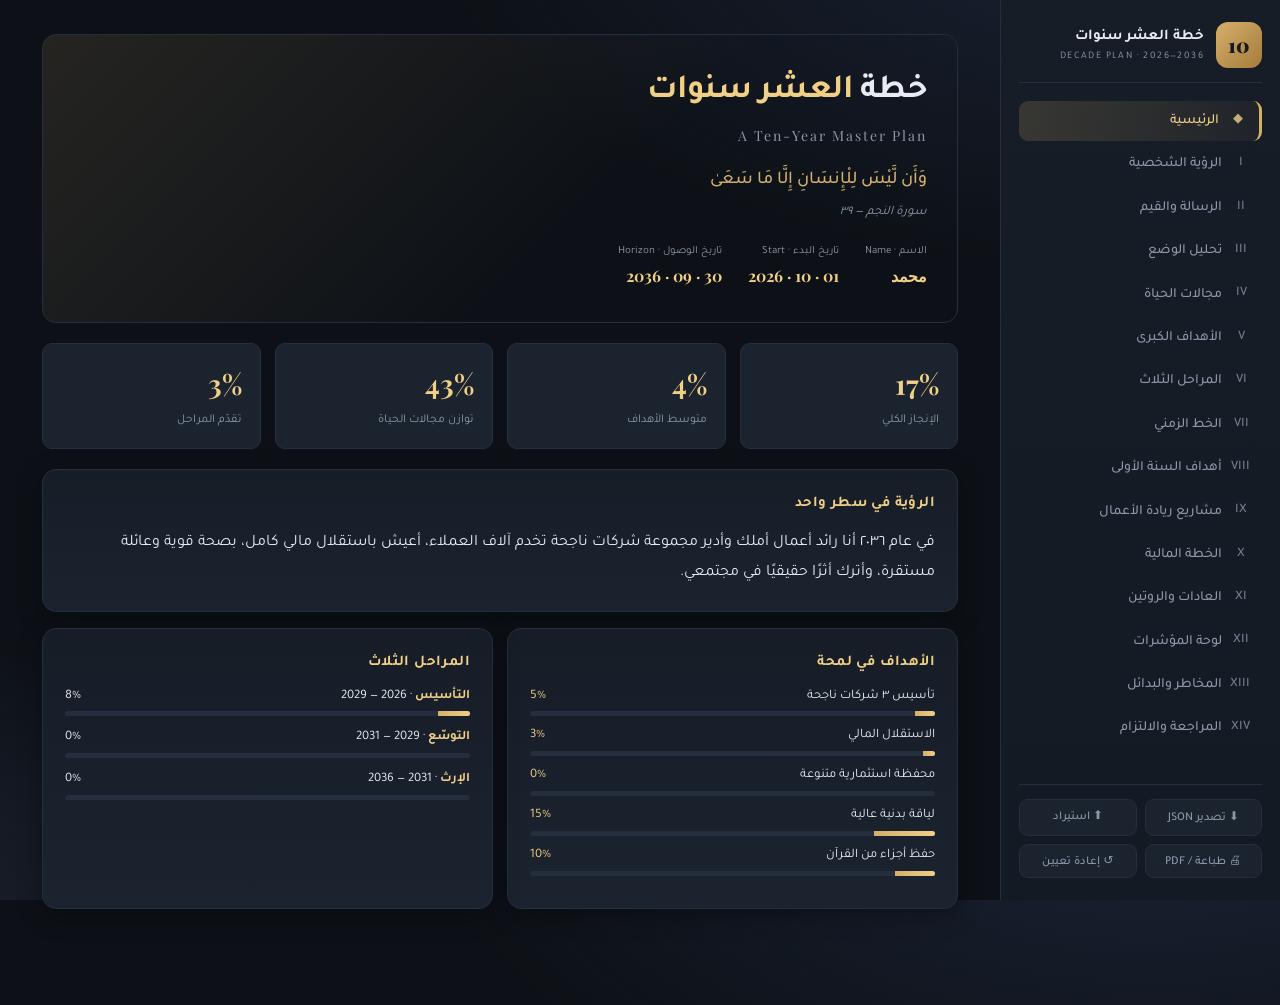
<file: index.html>
<!doctype html>
<html lang="ar" dir="rtl">
<head>
<meta charset="utf-8">
<meta name="viewport" content="width=device-width,initial-scale=1">
<title>خطة العشر سنوات</title>
<link rel="preconnect" href="https://fonts.googleapis.com">
<link rel="preconnect" href="https://fonts.gstatic.com" crossorigin>
<link href="https://fonts.googleapis.com/css2?family=Tajawal:wght@300;400;500;700;800;900&family=Playfair+Display:wght@500;700&display=swap" rel="stylesheet">
<link rel="stylesheet" href="style.css">
</head>
<body>

<button id="menuBtn" class="menu-btn" aria-label="القائمة">☰</button>

<aside class="sidebar" id="sidebar">
  <div class="brand">
    <div class="brand-mark">10</div>
    <div class="brand-text">
      <strong>خطة العشر سنوات</strong>
      <span>DECADE PLAN · 2026—2036</span>
    </div>
  </div>
  <nav id="nav"></nav>
  <div class="sidebar-foot">
    <button class="ghost" id="exportBtn">⬇ تصدير JSON</button>
    <label class="ghost file">
      ⬆ استيراد
      <input type="file" id="importInput" accept="application/json" hidden>
    </label>
    <button class="ghost" id="printBtn">🖨 طباعة / PDF</button>
    <button class="ghost danger" id="resetBtn">↺ إعادة تعيين</button>
  </div>
</aside>

<main id="view" class="view"></main>

<div id="toast" class="toast"></div>

<script src="data.js"></script>
<script src="app.js"></script>
</body>
</html>
</file>
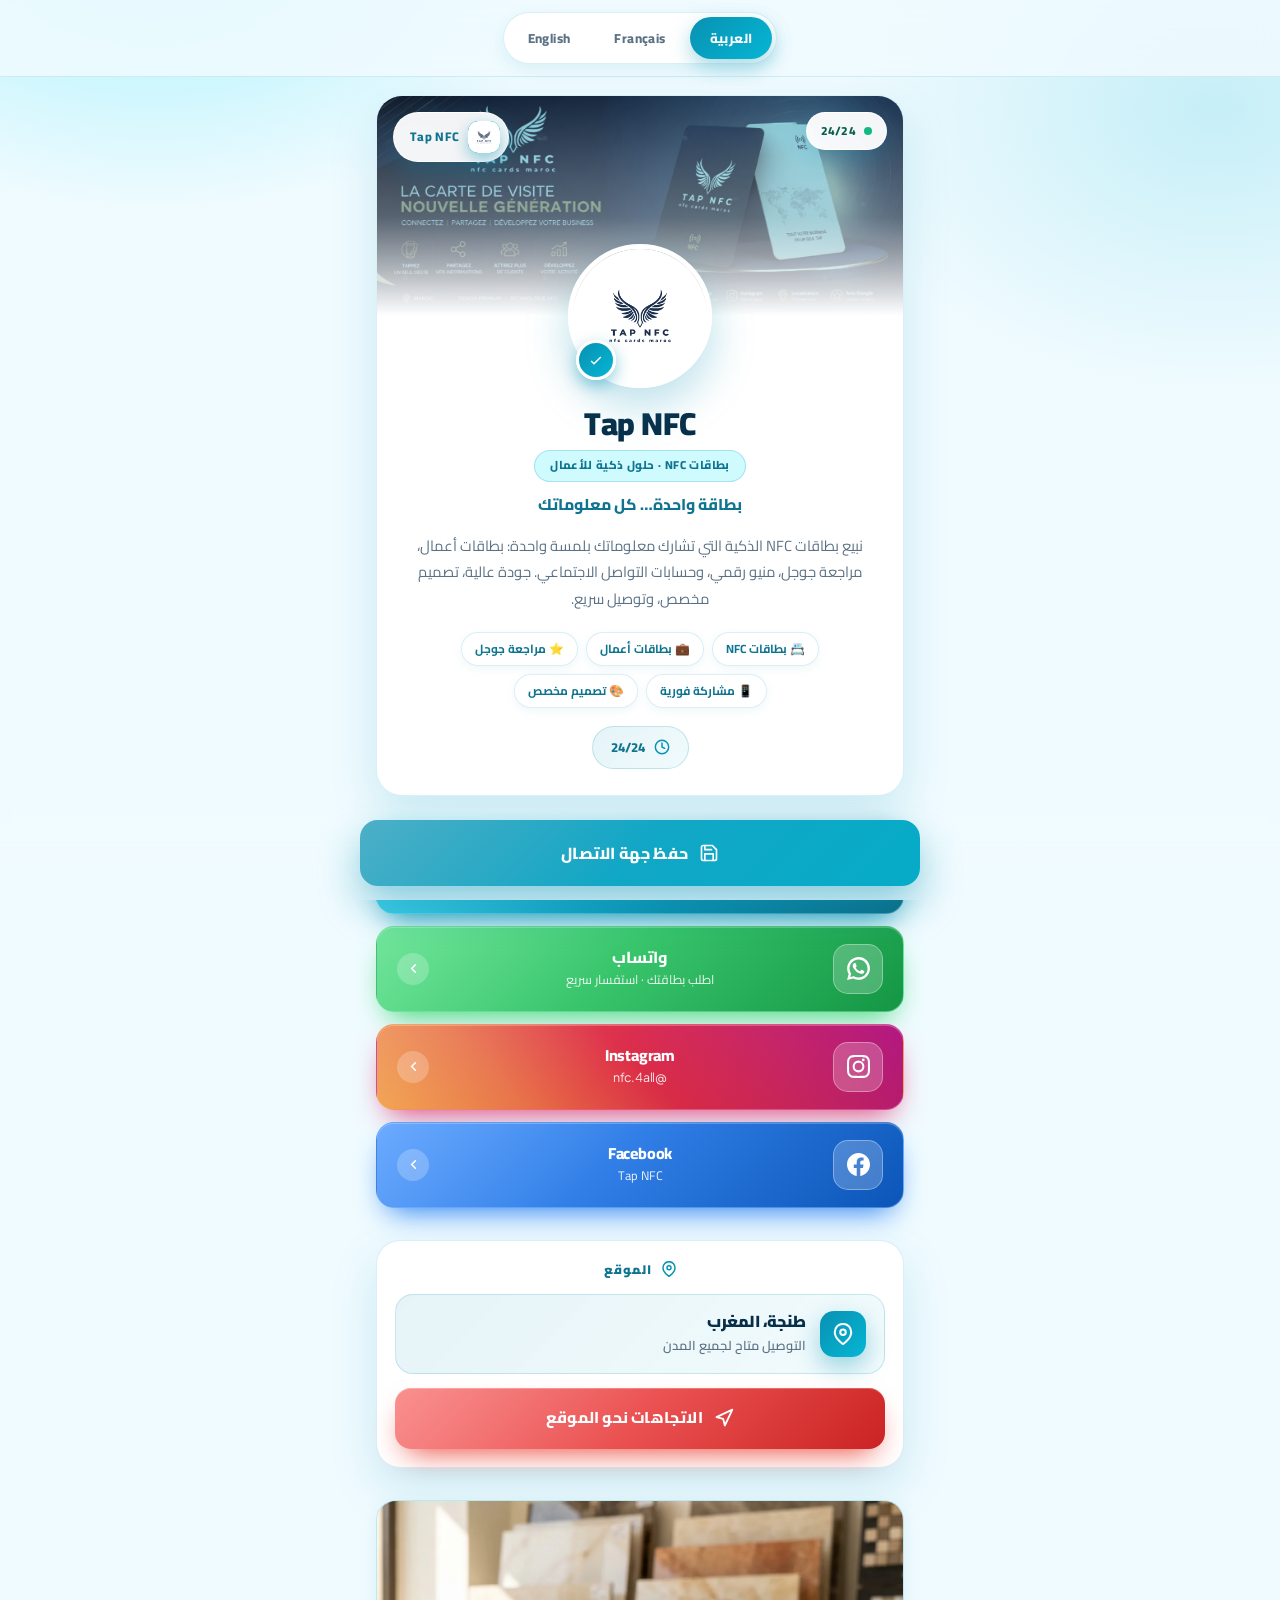
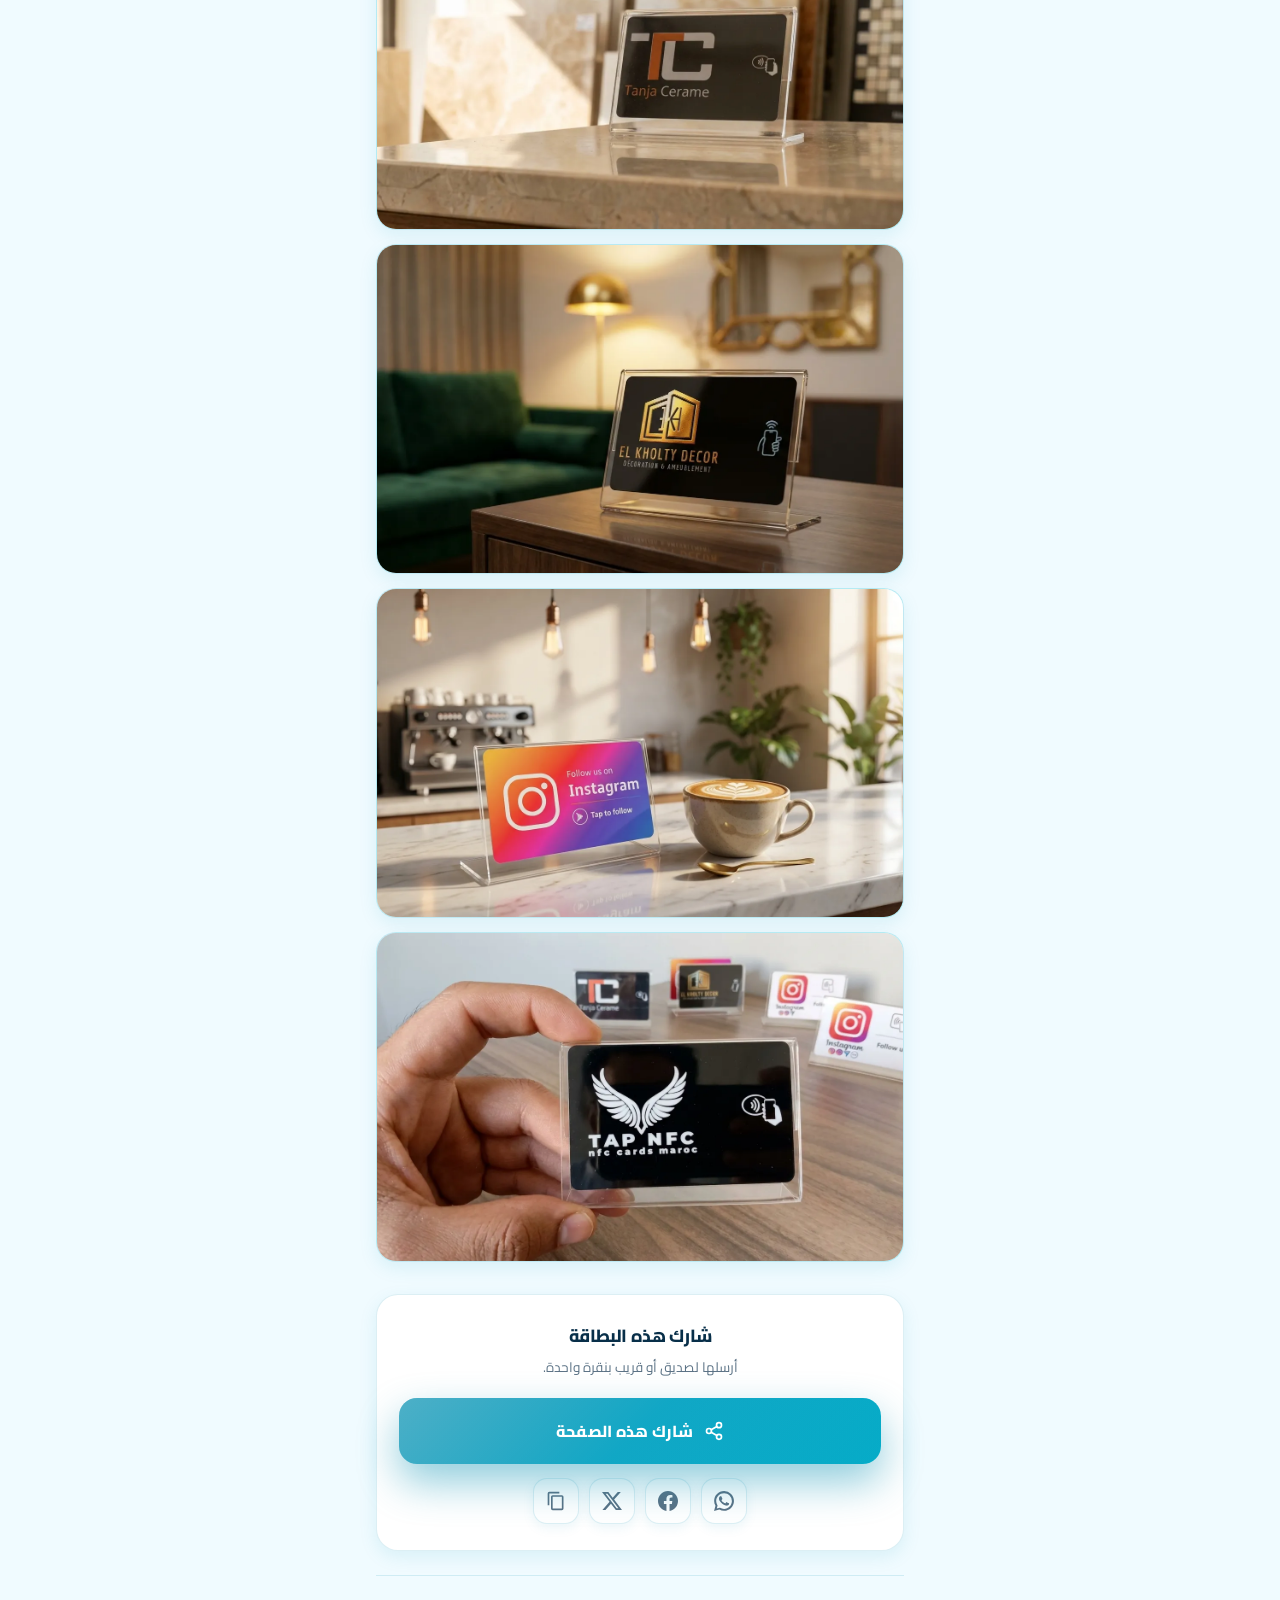
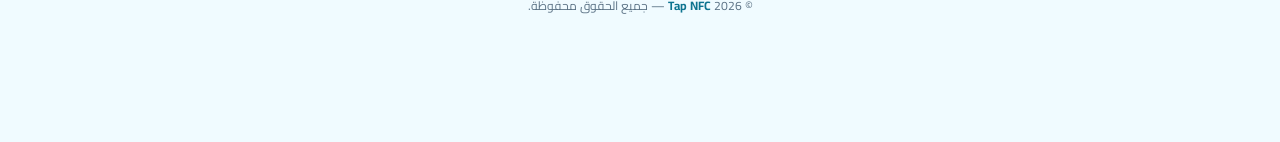
<file: 3.html>
<!DOCTYPE html>
<html lang="ar" dir="rtl">
<head>
<meta charset="UTF-8">
<meta name="viewport" content="width=device-width, initial-scale=1.0">
<title>Tap NFC — بطاقات NFC ذكية | Tanger</title>
<meta name="description" content="Tap NFC — بطاقات NFC ذكية تشارك معلوماتك بلمسة واحدة. بطاقات أعمال، مراجعة جوجل، منيو رقمي. طنجة، المغرب.">
<link rel="preconnect" href="https://fonts.googleapis.com">
<link rel="preconnect" href="https://fonts.gstatic.com" crossorigin>
<link href="https://fonts.googleapis.com/css2?family=Cairo:wght@400;600;700;800;900&family=Plus+Jakarta+Sans:wght@400;500;600;700;800;900&display=swap" rel="stylesheet">
<style>
/* ============================================================
   1. RESET
   ============================================================ */
*{margin:0;padding:0;box-sizing:border-box}

/* ============================================================
   2. NFC BRAND THEME
   ============================================================ */
:root{
  --brand:        #0891b2;
  --brand-dark:   #0e7490;
  --brand-light:  #67e8f9;
  --brand-soft:   #cffafe;
  --accent:       #06b6d4;

  --bg:           #f0fbff;
  --card-solid:   #ffffff;
  --card:         #ffffff;
  --border:       rgba(8,145,178,.14);

  --text:         #082f49;
  --muted:        #5b7285;

  --shadow-sm:    0 6px 18px rgba(8,145,178,.10);
  --shadow:       0 20px 48px rgba(8,145,178,.16);
  --shadow-lg:    0 30px 70px rgba(8,145,178,.22);

  --radius:       26px;
  --safe-bottom:  96px;
}

html{scroll-behavior:smooth;-webkit-text-size-adjust:100%}

body{
  font-family:'Cairo','Plus Jakarta Sans',-apple-system,BlinkMacSystemFont,'Segoe UI',Roboto,sans-serif;
  background:var(--bg);
  background-image:
    radial-gradient(700px 460px at 12% -8%, rgba(103,232,249,.55), transparent 62%),
    radial-gradient(620px 460px at 95% 12%, rgba(6,182,212,.18), transparent 62%);
  background-attachment:fixed;
  color:var(--text);
  line-height:1.7;
  min-height:100vh;
  overflow-x:hidden;
  padding-bottom:var(--safe-bottom);
}
html[dir="ltr"] body{font-family:'Plus Jakarta Sans','Cairo',sans-serif}

img{display:block;max-width:100%}
a{color:inherit;text-decoration:none}
button{font-family:inherit;cursor:pointer;border:none;background:none;color:inherit}
a,button{-webkit-tap-highlight-color:transparent}

.latin{font-family:'Plus Jakarta Sans',sans-serif;letter-spacing:-.2px}

/* ============================================================
   3. LANGUAGE SWITCHER
   ============================================================ */
.lang-bar{
  position:sticky;top:0;z-index:200;
  display:flex;justify-content:center;
  padding:12px 16px;
  background:rgba(240,251,255,.85);
  backdrop-filter:blur(16px);
  -webkit-backdrop-filter:blur(16px);
  border-bottom:1px solid var(--border);
}
.lang-switch{
  display:inline-flex;gap:4px;padding:4px;
  border-radius:99px;
  background:#fff;
  border:1px solid var(--border);
  box-shadow:var(--shadow-sm);
}
.lang-switch button{
  padding:9px 20px;border-radius:99px;
  font-size:.82rem;font-weight:800;letter-spacing:.4px;
  color:var(--muted);
  transition:background .25s,color .25s,box-shadow .25s;
  user-select:none;
}
.lang-switch button:hover{color:var(--brand-dark)}
.lang-switch button.active{
  background:linear-gradient(135deg,var(--brand),var(--accent));
  color:#fff;
  box-shadow:0 8px 20px rgba(8,145,178,.35);
}

/* ============================================================
   4. PAGE
   ============================================================ */
.page{
  width:min(560px,100%);
  margin:0 auto;
  padding:18px 16px 30px;
}

/* ============================================================
   5. HERO
   ============================================================ */
.hero{
  position:relative;
  border-radius:var(--radius);
  overflow:hidden;
  border:1px solid var(--border);
  box-shadow:var(--shadow);
  background:var(--card-solid);
  animation:floatIn .9s cubic-bezier(.22,1,.36,1) both;
}
@keyframes floatIn{
  from{opacity:0;transform:translateY(38px) scale(.97)}
  to{opacity:1;transform:none}
}

/* Cover — gradient fallback baked in.
   When cover.png is available, JS adds class "has-cover" */
.cover{
  position:relative;
  height:220px;
  background:
    linear-gradient(135deg, rgba(8,145,178,.92), rgba(6,182,212,.72)),
    linear-gradient(120deg, #0e7490 0%, #0891b2 45%, #06b6d4 100%);
  background-blend-mode:multiply;
  overflow:hidden;
}
.cover::before{
  content:'';
  position:absolute;inset:0;
  background-image:
    radial-gradient(circle at 20% 30%, rgba(255,255,255,.18) 0 2px, transparent 3px),
    radial-gradient(circle at 70% 60%, rgba(255,255,255,.14) 0 2px, transparent 3px),
    radial-gradient(circle at 45% 80%, rgba(255,255,255,.10) 0 2px, transparent 3px);
  background-size: 140px 140px, 180px 180px, 220px 220px;
  opacity:.9;
  pointer-events:none;
}
.cover.has-cover{
  background:
    linear-gradient(135deg, rgba(8,145,178,.55), rgba(6,182,212,.42)),
    url('cover.png') center/cover,
    linear-gradient(120deg, #0e7490 0%, #0891b2 45%, #06b6d4 100%);
  background-blend-mode:multiply, normal, normal;
}
.cover.has-cover::before{opacity:.35}
.cover::after{
  content:'';position:absolute;inset:0;
  background:linear-gradient(180deg,
    rgba(240,251,255,.05) 0%,
    rgba(240,251,255,.35) 55%,
    rgba(255,255,255,1) 100%);
}

/* Store logo */
.store-logo{
  position:absolute;top:16px;inset-inline-end:16px;z-index:3;
  display:flex;align-items:center;gap:9px;
  padding:8px 16px 8px 8px;border-radius:99px;
  background:rgba(255,255,255,.95);
  backdrop-filter:blur(12px);-webkit-backdrop-filter:blur(12px);
  border:1px solid rgba(255,255,255,.9);
  font-size:.78rem;font-weight:800;letter-spacing:.3px;
  color:var(--brand-dark);
  box-shadow:0 10px 26px rgba(8,145,178,.25);
}
html[dir="ltr"] .store-logo{padding:8px 16px 8px 8px}
html[dir="rtl"] .store-logo{padding:8px 8px 8px 16px}
.store-logo .mark{
  width:32px;height:32px;flex:none;border-radius:10px;
  display:grid;place-items:center;
  background:linear-gradient(135deg,var(--brand),var(--accent));
  color:#fff;
  box-shadow:0 6px 16px rgba(8,145,178,.45);
  overflow:hidden;
}
.store-logo .mark img{width:100%;height:100%;object-fit:cover;border-radius:10px}
.store-logo .mark svg{
  width:18px;height:18px;
  fill:none;stroke:#fff;stroke-width:2.2;
  stroke-linecap:round;stroke-linejoin:round;
}

/* Status */
.status{
  position:absolute;top:16px;inset-inline-start:16px;z-index:3;
  display:inline-flex;align-items:center;gap:8px;
  padding:8px 14px;border-radius:99px;
  background:rgba(255,255,255,.95);
  backdrop-filter:blur(12px);-webkit-backdrop-filter:blur(12px);
  border:1px solid rgba(255,255,255,.9);
  font-size:.74rem;font-weight:800;letter-spacing:.3px;
  color:#065f46;
  box-shadow:0 10px 26px rgba(8,145,178,.20);
}
.status .pulse{
  width:8px;height:8px;border-radius:50%;background:#10b981;
  box-shadow:0 0 0 0 rgba(16,185,129,.7);
  animation:pulse 2s infinite;
}
@keyframes pulse{
  0%{box-shadow:0 0 0 0 rgba(16,185,129,.7)}
  70%{box-shadow:0 0 0 12px rgba(16,185,129,0)}
  100%{box-shadow:0 0 0 0 rgba(16,185,129,0)}
}

/* Profile */
.profile{
  position:relative;margin-top:-72px;
  padding:0 22px 26px;z-index:4;text-align:center;
}
.avatar-wrap{
  position:relative;width:144px;height:144px;
  margin:0 auto 16px;
}
.avatar{
  width:100%;height:100%;border-radius:50%;object-fit:cover;
  border:5px solid #fff;
  box-shadow:0 18px 44px rgba(8,145,178,.28);
  background:linear-gradient(135deg,var(--brand),var(--accent));
}
.avatar-wrap.fallback .avatar{display:none}
.avatar-wrap.fallback .avatar-fallback{display:grid}
.avatar-fallback{
  display:none;
  width:100%;height:100%;border-radius:50%;
  place-items:center;
  border:5px solid #fff;
  background:linear-gradient(135deg,var(--brand),var(--accent));
  box-shadow:0 18px 44px rgba(8,145,178,.28);
  color:#fff;
}
.avatar-fallback svg{
  width:64px;height:64px;
  fill:none;stroke:#fff;stroke-width:1.8;
  stroke-linecap:round;stroke-linejoin:round;
}

/* Verified check */
.avatar-wrap::after{
  content:'';
  position:absolute;bottom:8px;inset-inline-end:8px;
  width:34px;height:34px;border-radius:50%;
  background:
    url("data:image/svg+xml;utf8,<svg xmlns='http://www.w3.org/2000/svg' viewBox='0 0 24 24' fill='white'><path d='M9 16.2l-3.5-3.5L4 14.2 9 19.2 20 8.2l-1.5-1.5z'/></svg>") center/16px no-repeat,
    linear-gradient(135deg,var(--brand),var(--accent));
  border:3px solid #fff;
  box-shadow:0 6px 16px rgba(8,145,178,.45);
  z-index:2;
}

.name{
  font-size:clamp(1.55rem,5vw,2rem);
  font-weight:900;
  letter-spacing:-.5px;
  line-height:1.2;
  color:var(--text);
}
.title{
  display:inline-block;margin-top:8px;
  padding:5px 15px;border-radius:99px;
  font-size:.72rem;font-weight:800;letter-spacing:.4px;
  color:var(--brand-dark);
  background:var(--brand-soft);
  border:1px solid rgba(8,145,178,.22);
  text-align:center;
}
.clinic{
  font-size:.98rem;font-weight:800;
  color:var(--brand-dark);margin-top:10px;
}
.tagline{
  color:var(--muted);font-size:.92rem;max-width:480px;
  margin:14px auto 0;
  line-height:1.8;
}

.specialties{
  display:flex;flex-wrap:wrap;justify-content:center;gap:8px;
  margin-top:20px;
}
.specialties span{
  font-size:.74rem;font-weight:700;
  padding:6px 13px;border-radius:99px;
  background:#fff;border:1px solid var(--border);
  color:var(--brand-dark);
  box-shadow:0 3px 10px rgba(8,145,178,.07);
}

.hours-box{
  display:inline-flex;align-items:center;gap:9px;
  margin-top:18px;
  padding:9px 18px;
  border-radius:99px;
  background:linear-gradient(135deg,rgba(8,145,178,.10),rgba(6,182,212,.06));
  border:1px solid rgba(8,145,178,.20);
  font-size:.82rem;font-weight:800;
  color:var(--brand-dark);
}
.hours-box svg{
  width:16px;height:16px;flex:none;
  fill:none;stroke:var(--brand);stroke-width:2.2;
  stroke-linecap:round;stroke-linejoin:round;
}

/* ============================================================
   6. ACTION BUTTONS
   ============================================================ */
.action-list{
  display:flex;flex-direction:column;gap:12px;margin-top:32px;
}

.action-btn{
  position:relative;
  display:flex;align-items:center;justify-content:space-between;
  width:100%;padding:17px 20px;border-radius:18px;
  background:var(--brand-bg, var(--brand));
  color:#fff;
  border:1px solid rgba(255,255,255,.22);
  overflow:hidden;isolation:isolate;user-select:none;
  min-height:84px;
  box-shadow:
    0 14px 30px -12px var(--brand-glow, var(--brand)),
    inset 0 1px 0 rgba(255,255,255,.25);
  transition:transform .35s cubic-bezier(.22,1,.36,1),
             box-shadow .35s ease,
             filter .3s ease;
}
.action-btn::before{
  content:'';position:absolute;inset:0;
  background:linear-gradient(135deg,
    rgba(255,255,255,.22) 0%,
    rgba(255,255,255,.03) 45%,
    rgba(0,0,0,.08) 100%);
  z-index:1;pointer-events:none;
}
.action-btn:hover{
  transform:translateY(-6px) scale(1.015);
  box-shadow:
    0 26px 50px -12px var(--brand-glow, var(--brand)),
    0 0 46px -8px var(--brand-glow, var(--brand)),
    inset 0 1px 0 rgba(255,255,255,.32);
  filter:brightness(1.07);
}
.action-btn:hover .ico{transform:scale(1.12) rotate(-6deg)}
.action-btn:hover .arrow{
  transform:translateX(5px) scale(1.1);
  background:rgba(255,255,255,.34);
}
html[dir="rtl"] .action-btn:hover .arrow{
  transform:translateX(-5px) scale(1.1);
}
.action-btn:hover .txt b{text-shadow:0 0 18px rgba(255,255,255,.75)}

.action-btn.pressed{animation:pressPop .42s cubic-bezier(.34,1.56,.64,1)}
@keyframes pressPop{
  0%{transform:scale(.96)}
  55%{transform:scale(1.025)}
  100%{transform:scale(1)}
}
.action-btn.pressed .ico{animation:iconPop .45s cubic-bezier(.34,1.56,.64,1)}
@keyframes iconPop{
  0%{transform:scale(.82)}
  60%{transform:scale(1.16)}
  100%{transform:scale(1)}
}

.ripple{
  position:absolute;border-radius:50%;
  background:radial-gradient(circle,
    rgba(255,255,255,.7) 0%,
    rgba(255,255,255,.22) 40%,
    rgba(255,255,255,0) 70%);
  transform:scale(0);
  animation:rippleGrow .65s cubic-bezier(.22,1,.36,1) forwards;
  pointer-events:none;z-index:2;
}
@keyframes rippleGrow{to{transform:scale(2.6);opacity:0}}

.action-btn .ico{
  position:relative;z-index:3;
  width:50px;height:50px;flex:none;border-radius:15px;
  display:grid;place-items:center;
  background:rgba(255,255,255,.22);
  border:1px solid rgba(255,255,255,.34);
  backdrop-filter:blur(6px);-webkit-backdrop-filter:blur(6px);
  color:#fff;
  transition:transform .4s cubic-bezier(.34,1.56,.64,1);
}
.action-btn .ico svg{width:23px;height:23px;fill:#fff}
.action-btn .ico svg[data-stroke]{
  fill:none;stroke:#fff;stroke-width:2;
  stroke-linecap:round;stroke-linejoin:round;
}

.action-btn .txt{
  position:absolute;left:50%;top:50%;
  transform:translate(-50%,-50%);
  z-index:3;text-align:center;
  max-width:calc(100% - 150px);
  pointer-events:none;
}
.action-btn .txt b{
  display:block;font-size:1rem;font-weight:800;
  letter-spacing:-.2px;line-height:1.25;color:#fff;
  white-space:nowrap;
  transition:text-shadow .3s;
}
.action-btn .txt span{
  display:block;font-size:.78rem;
  color:rgba(255,255,255,.9);
  white-space:nowrap;overflow:hidden;
  text-overflow:ellipsis;margin-top:2px;
}

.action-btn .arrow{
  position:relative;z-index:3;flex:none;
  width:32px;height:32px;
  display:grid;place-items:center;border-radius:50%;
  background:rgba(255,255,255,.22);
  color:#fff;
  transition:background .3s,transform .35s cubic-bezier(.22,1,.36,1);
}
html[dir="rtl"] .action-btn .arrow svg{transform:scaleX(-1)}
.action-btn .arrow svg{
  width:15px;height:15px;
  fill:none;stroke:currentColor;
  stroke-width:2.6;stroke-linecap:round;stroke-linejoin:round;
}

/* ============================================================
   7. BRAND COLOURS
   ============================================================ */
.b-tel{
  --brand:#0891b2;--brand-glow:#0891b2;
  --brand-bg:linear-gradient(135deg,#22d3ee 0%,#0891b2 60%,#0e7490 100%);
}
.b-wa{
  --brand:#25d366;--brand-glow:#25d366;
  --brand-bg:linear-gradient(135deg,#4ade80 0%,#16a34a 100%);
}
.b-ig{
  --brand:#e1306c;--brand-glow:#e1306c;
  --brand-bg:linear-gradient(45deg,
    #f09433 0%,#e6683c 25%,#dc2743 50%,#cc2366 75%,#bc1888 100%);
}
.b-fb{
  --brand:#1877f2;--brand-glow:#1877f2;
  --brand-bg:linear-gradient(135deg,#4293ff 0%,#0c5dc7 100%);
}
.b-maps{
  --brand:#ea4335;--brand-glow:#ea4335;
  --brand-bg:linear-gradient(135deg,#f87171 0%,#dc2626 100%);
}

/* ============================================================
   8. LOCATION BLOCK
   ============================================================ */
.location-block{
  margin-top:32px;
  padding:18px;
  border-radius:24px;
  background:#fff;
  border:1px solid var(--border);
  box-shadow:var(--shadow);
}

.location-title{
  display:flex;
  align-items:center;
  justify-content:center;
  gap:9px;
  font-size:.78rem;
  font-weight:900;
  letter-spacing:2px;
  text-transform:uppercase;
  color:var(--brand-dark);
  margin-bottom:14px;
}
html[dir="rtl"] .location-title{letter-spacing:1px}
.location-title svg{
  width:16px;height:16px;
  fill:none;stroke:var(--brand);
  stroke-width:2.2;
  stroke-linecap:round;stroke-linejoin:round;
}

.loc-card{
  display:flex;align-items:center;gap:14px;
  padding:16px 18px;border-radius:18px;
  background:linear-gradient(135deg,rgba(8,145,178,.10),rgba(6,182,212,.05));
  border:1px solid rgba(8,145,178,.18);
}
.loc-card .pin{
  width:46px;height:46px;flex:none;border-radius:14px;
  display:grid;place-items:center;
  background:linear-gradient(135deg,var(--brand),var(--accent));
  box-shadow:0 10px 24px rgba(8,145,178,.38);
}
.loc-card .pin svg{
  width:22px;height:22px;
  fill:none;stroke:#fff;stroke-width:2.2;
  stroke-linecap:round;stroke-linejoin:round;
}
.loc-card b{
  display:block;font-size:1rem;font-weight:900;
  color:var(--text);line-height:1.3;
}
.loc-card small{
  display:block;font-size:.8rem;font-weight:600;
  color:var(--muted);margin-top:3px;
}

.btn-maps{
  position:relative;
  display:flex;align-items:center;justify-content:center;gap:11px;
  width:100%;
  margin-top:14px;
  padding:17px 24px;
  border-radius:16px;
  font-size:.98rem;font-weight:800;letter-spacing:.2px;
  color:#fff;
  background:linear-gradient(135deg,#f87171 0%,#dc2626 100%);
  box-shadow:
    0 14px 30px -12px #ea4335,
    inset 0 1px 0 rgba(255,255,255,.25);
  overflow:hidden;isolation:isolate;user-select:none;
  transition:transform .35s cubic-bezier(.22,1,.36,1),
             box-shadow .35s ease,
             filter .25s ease;
}
.btn-maps::before{
  content:'';position:absolute;inset:0;
  background:linear-gradient(135deg,
    rgba(255,255,255,.22) 0%,
    rgba(255,255,255,.03) 50%,
    rgba(0,0,0,.08) 100%);
  z-index:1;pointer-events:none;
}
.btn-maps:hover{
  transform:translateY(-4px) scale(1.015);
  box-shadow:
    0 24px 50px -12px #ea4335,
    0 0 44px -8px #ea4335,
    inset 0 1px 0 rgba(255,255,255,.32);
  filter:brightness(1.07);
}
.btn-maps.pressed{animation:pressPop .42s cubic-bezier(.34,1.56,.64,1)}
.btn-maps.pressed svg{animation:iconPop .45s cubic-bezier(.34,1.56,.64,1)}
.btn-maps svg{
  width:20px;height:20px;
  fill:none;stroke:#fff;stroke-width:2.2;
  stroke-linecap:round;stroke-linejoin:round;
  position:relative;z-index:2;
}
.btn-maps span{position:relative;z-index:2}

/* ============================================================
   9. GALLERY
   ============================================================ */
.gallery{
  display:flex;flex-direction:column;gap:14px;margin-top:32px;
}
.gallery a{
  position:relative;display:block;width:100%;
  aspect-ratio:16/10;
  border-radius:20px;overflow:hidden;
  border:1px solid var(--border);
  background:linear-gradient(135deg,#e0f7fd,#cffafe);
  box-shadow:var(--shadow-sm);
  transition:transform .45s cubic-bezier(.22,1,.36,1),
             box-shadow .45s ease,
             border-color .3s ease;
}
.gallery a:hover{
  transform:translateY(-6px) scale(1.012);
  border-color:var(--brand);
  box-shadow:
    0 24px 48px -12px rgba(8,145,178,.42),
    0 0 0 1px rgba(8,145,178,.35);
}
.gallery img{
  width:100%;height:100%;object-fit:cover;
  transition:transform .7s cubic-bezier(.22,1,.36,1),
             filter .4s ease;
}
.gallery a:hover img{
  transform:scale(1.06);
  filter:brightness(1.06) saturate(1.08);
}
.gallery a::after{
  content:attr(data-label);
  position:absolute;inset-inline-start:14px;bottom:14px;z-index:2;
  padding:6px 14px;border-radius:99px;
  font-size:.72rem;font-weight:800;letter-spacing:.5px;
  color:#fff;
  background:linear-gradient(135deg,var(--brand),var(--accent));
  backdrop-filter:blur(10px);-webkit-backdrop-filter:blur(10px);
  border:1px solid rgba(255,255,255,.28);
  opacity:0;transform:translateY(8px);
  transition:opacity .35s ease, transform .35s ease;
}
.gallery a:hover::after{opacity:1;transform:translateY(0)}

/* ============================================================
   10. SHARE SECTION
   ============================================================ */
.share-section{
  margin-top:32px;
  padding:26px 22px;
  border-radius:22px;
  background:#fff;
  border:1px solid var(--border);
  box-shadow:var(--shadow-sm);
  text-align:center;
}
.share-section h3{
  font-size:1.1rem;
  font-weight:800;
  color:var(--text);
  margin-bottom:6px;
  letter-spacing:-.2px;
}
.share-section p{
  font-size:.85rem;
  color:var(--muted);
  margin-bottom:18px;
}

.btn-share{
  position:relative;
  display:flex;align-items:center;justify-content:center;gap:11px;
  width:100%;padding:18px 24px;border-radius:18px;
  font-size:1rem;font-weight:800;letter-spacing:.3px;
  color:#fff;
  background:linear-gradient(135deg,var(--brand),var(--accent));
  box-shadow:0 18px 40px rgba(8,145,178,.45);
  overflow:hidden;isolation:isolate;user-select:none;
  transition:transform .35s cubic-bezier(.22,1,.36,1),
             box-shadow .3s ease,
             filter .25s ease;
}
.btn-share::before{
  content:'';position:absolute;inset:0;
  background:linear-gradient(135deg,
    rgba(255,255,255,.28) 0%,
    rgba(255,255,255,.04) 50%,
    rgba(0,0,0,.06) 100%);
  z-index:1;pointer-events:none;
}
.btn-share:hover{
  transform:translateY(-4px) scale(1.01);
  box-shadow:0 26px 56px rgba(8,145,178,.60);
  filter:brightness(1.06);
}
.btn-share.pressed{animation:pressPop .42s cubic-bezier(.34,1.56,.64,1)}
.btn-share.pressed svg{animation:iconPop .45s cubic-bezier(.34,1.56,.64,1)}

.btn-share svg{
  width:20px;height:20px;fill:none;stroke:#fff;
  stroke-width:2;stroke-linecap:round;stroke-linejoin:round;
  position:relative;z-index:2;
}
.btn-share span{position:relative;z-index:2}

.share-row{
  display:flex;justify-content:center;gap:10px;
  margin-top:14px;flex-wrap:wrap;
}
.share-row button{
  width:46px;height:46px;border-radius:14px;
  display:grid;place-items:center;
  background:#fff;border:1px solid var(--border);
  color:var(--muted);
  transition:transform .3s cubic-bezier(.22,1,.36,1),
             border-color .3s,background .3s,color .3s;
  box-shadow:0 4px 12px rgba(8,145,178,.08);
}
.share-row button:hover{
  transform:translateY(-4px) scale(1.08);
  color:#fff;
}
.share-row button svg{width:20px;height:20px;fill:currentColor}
.share-row .sh-wa:hover{background:#25d366;border-color:#25d366}
.share-row .sh-fb:hover{background:#1877f2;border-color:#1877f2}
.share-row .sh-x:hover{background:#0f172a;border-color:#0f172a}
.share-row .sh-copy:hover{background:var(--brand);border-color:var(--brand)}

/* ============================================================
   11. FIXED SAVE BUTTON
   ============================================================ */
.save-dock{
  position:fixed;inset-inline:0;bottom:0;z-index:300;
  padding:14px 16px calc(14px + env(safe-area-inset-bottom));
  background:linear-gradient(180deg,
    rgba(240,251,255,0) 0%,
    rgba(240,251,255,.92) 30%,
    #f0fbff 100%);
  backdrop-filter:blur(10px);
  -webkit-backdrop-filter:blur(10px);
  pointer-events:none;
}
.save-dock .inner{
  width:min(560px,100%);
  margin:0 auto;pointer-events:auto;
}

.btn-save{
  position:relative;
  display:flex;align-items:center;justify-content:center;gap:11px;
  width:100%;padding:18px 24px;border-radius:18px;
  font-size:1rem;font-weight:800;letter-spacing:.3px;
  color:#fff;
  background:linear-gradient(135deg,var(--brand),var(--accent));
  box-shadow:0 18px 40px rgba(8,145,178,.45);
  overflow:hidden;isolation:isolate;user-select:none;
  transition:transform .35s cubic-bezier(.22,1,.36,1),
             box-shadow .3s ease,
             filter .25s ease;
}
.btn-save::before{
  content:'';position:absolute;inset:0;
  background:linear-gradient(135deg,
    rgba(255,255,255,.28) 0%,
    rgba(255,255,255,.04) 50%,
    rgba(0,0,0,.06) 100%);
  z-index:1;pointer-events:none;
}
.btn-save:hover{
  transform:translateY(-4px) scale(1.01);
  box-shadow:0 26px 56px rgba(8,145,178,.60);
  filter:brightness(1.06);
}
.btn-save.pressed{animation:pressPop .42s cubic-bezier(.34,1.56,.64,1)}
.btn-save.pressed svg{animation:iconPop .45s cubic-bezier(.34,1.56,.64,1)}

.btn-save svg{
  width:20px;height:20px;fill:none;stroke:#fff;
  stroke-width:2;stroke-linecap:round;stroke-linejoin:round;
  position:relative;z-index:2;
}
.btn-save span{position:relative;z-index:2}

/* ============================================================
   12. TOAST
   ============================================================ */
.toast{
  position:fixed;left:50%;bottom:110px;
  transform:translate(-50%, 30px);
  z-index:400;
  display:flex;align-items:center;gap:10px;
  padding:13px 22px;border-radius:99px;
  background:linear-gradient(135deg,var(--brand),var(--accent));
  color:#fff;
  font-size:.88rem;font-weight:800;
  box-shadow:0 18px 40px rgba(8,145,178,.5);
  opacity:0;pointer-events:none;
  transition:opacity .35s ease, transform .35s cubic-bezier(.22,1,.36,1);
}
.toast.show{opacity:1;transform:translate(-50%, 0)}
.toast svg{
  width:18px;height:18px;
  fill:none;stroke:#fff;stroke-width:2.4;
  stroke-linecap:round;stroke-linejoin:round;
}

/* ============================================================
   13. FOOTER
   ============================================================ */
.footer{
  text-align:center;margin-top:24px;
  padding-top:20px;border-top:1px solid var(--border);
  font-size:.76rem;color:var(--muted);
}
.footer b{color:var(--brand-dark)}

/* ============================================================
   14. SCROLL REVEAL
   ============================================================ */
.reveal{
  opacity:0;transform:translateY(30px);
  transition:opacity .8s cubic-bezier(.22,1,.36,1),
             transform .8s cubic-bezier(.22,1,.36,1);
}
.reveal.in{opacity:1;transform:none}

/* ============================================================
   15. RESPONSIVE
   ============================================================ */
@media(max-width:520px){
  :root{--safe-bottom:92px}
  .page{padding:14px 12px 30px}
  .cover{height:190px}
  .profile{padding:0 16px 22px;margin-top:-62px}
  .avatar-wrap{width:122px;height:122px}
  .action-btn{padding:15px 16px;border-radius:16px;min-height:78px}
  .action-btn .ico{width:46px;height:46px}
  .action-btn .txt b{font-size:.95rem}
  .action-btn .txt span{font-size:.72rem}
  .action-btn .txt{max-width:calc(100% - 130px)}
  .location-block{padding:14px}
  .gallery a{aspect-ratio:4/3}
  .btn-save{padding:16px 20px;font-size:.95rem}
  .btn-share{padding:16px 20px;font-size:.95rem}
  .btn-maps{padding:15px 18px;font-size:.92rem}
  .share-section{padding:22px 18px}
  .lang-switch button{padding:8px 15px;font-size:.75rem}
  .toast{bottom:100px;font-size:.82rem;padding:11px 18px}
  .hours-box{font-size:.76rem;padding:8px 14px}
}
</style>
</head>
<body>

<!-- LANGUAGE SWITCHER -->
<div class="lang-bar">
  <div class="lang-switch" role="tablist" aria-label="Language">
    <button data-lang="ar" class="active" role="tab">العربية</button>
    <button data-lang="fr" role="tab">Français</button>
    <button data-lang="en" role="tab">English</button>
  </div>
</div>

<div class="page">

  <!-- ==========================================================
       HERO
       ========================================================== -->
  <header class="hero">
    <div class="cover" id="cover">
      <div class="store-logo">
        <span class="mark" id="logoMark">
          <svg viewBox="0 0 24 24" id="logoFallback">
            <path d="M6.5 9.5a5.5 5.5 0 0 1 0 5"/>
            <path d="M10 7a9 9 0 0 1 0 10"/>
            <path d="M13.5 4.5a12.5 12.5 0 0 1 0 15"/>
            <path d="M17 2a16 16 0 0 1 0 20"/>
          </svg>
        </span>
        <span data-i18n="store">Tap NFC</span>
      </div>

      <span class="status">
        <span class="pulse"></span>
        <span data-i18n="status">24/24</span>
      </span>
    </div>

    <div class="profile">
      <div class="avatar-wrap" id="avatarWrap">
        <img class="avatar" id="avatarImg" src="logo.png" alt="Tap NFC" loading="lazy">
        <span class="avatar-fallback">
          <svg viewBox="0 0 24 24">
            <path d="M6.5 9.5a5.5 5.5 0 0 1 0 5"/>
            <path d="M10 7a9 9 0 0 1 0 10"/>
            <path d="M13.5 4.5a12.5 12.5 0 0 1 0 15"/>
            <path d="M17 2a16 16 0 0 1 0 20"/>
            <circle cx="4" cy="12" r="1.4" fill="white" stroke="none"/>
          </svg>
        </span>
      </div>

      <h1 class="name" data-i18n="store">Tap NFC</h1>
      <p class="title" data-i18n="jobTitle">بطاقات NFC · حلول ذكية للأعمال</p>
      <p class="clinic" data-i18n="slogan">بطاقة واحدة… كل معلوماتك</p>

      <p class="tagline" data-i18n="tagline">
        نبيع بطاقات NFC الذكية التي تشارك معلوماتك بلمسة واحدة: بطاقات أعمال، مراجعة جوجل، منيو رقمي، وحسابات التواصل الاجتماعي. جودة عالية، تصميم مخصص، وتوصيل سريع.
      </p>

      <div class="specialties">
        <span data-i18n="spec1">📇 بطاقات NFC</span>
        <span data-i18n="spec2">💼 بطاقات أعمال</span>
        <span data-i18n="spec3">⭐ مراجعة جوجل</span>
        <span data-i18n="spec4">📱 مشاركة فورية</span>
        <span data-i18n="spec5">🎨 تصميم مخصص</span>
      </div>

      <div class="hours-box">
        <svg viewBox="0 0 24 24">
          <circle cx="12" cy="12" r="10"/>
          <polyline points="12 6 12 12 16 14"/>
        </svg>
        <span data-i18n="hours">24/24</span>
      </div>
    </div>
  </header>

  <!-- ==========================================================
       ACTION BUTTONS
       ========================================================== -->
  <div class="action-list">

    <a class="action-btn b-tel" href="tel:+212710076434">
      <span class="ico">
        <svg data-stroke viewBox="0 0 24 24"><path d="M22 16.92v3a2 2 0 0 1-2.18 2 19.79 19.79 0 0 1-8.63-3.07 19.5 19.5 0 0 1-6-6 19.79 19.79 0 0 1-3.07-8.67A2 2 0 0 1 4.11 2h3a2 2 0 0 1 2 1.72c.127.96.361 1.903.7 2.81a2 2 0 0 1-.45 2.11L8.09 9.91a16 16 0 0 0 6 6l1.27-1.27a2 2 0 0 1 2.11-.45c.907.339 1.85.573 2.81.7A2 2 0 0 1 22 16.92z"/></svg>
      </span>
      <span class="txt">
        <b data-i18n="btnCall">اتصل بنا</b>
        <span class="latin">0710076434</span>
      </span>
      <span class="arrow"><svg viewBox="0 0 24 24"><polyline points="9 18 15 12 9 6"/></svg></span>
    </a>

    <a class="action-btn b-wa" href="https://wa.me/212710076434" target="_blank" rel="noopener">
      <span class="ico">
        <svg viewBox="0 0 24 24"><path d="M17.47 14.38c-.3-.15-1.77-.87-2.04-.97-.27-.1-.47-.15-.67.15-.2.3-.77.97-.94 1.17-.17.2-.35.22-.65.07-.3-.15-1.26-.46-2.4-1.48-.89-.79-1.49-1.77-1.66-2.07-.17-.3-.02-.46.13-.61.13-.13.3-.35.45-.52.15-.17.2-.3.3-.5.1-.2.05-.37-.02-.52-.07-.15-.67-1.62-.92-2.22-.24-.58-.49-.5-.67-.51l-.57-.01c-.2 0-.52.07-.79.37-.27.3-1.04 1.02-1.04 2.48s1.06 2.88 1.21 3.08c.15.2 2.1 3.2 5.08 4.49.71.31 1.26.49 1.69.63.71.23 1.36.19 1.87.12.57-.09 1.77-.72 2.02-1.42.25-.7.25-1.29.17-1.42-.07-.13-.27-.2-.57-.35zM12.05 21.5h-.01a9.4 9.4 0 0 1-4.79-1.31l-.34-.2-3.56.93.95-3.47-.22-.36a9.38 9.38 0 0 1-1.44-5.02c0-5.19 4.23-9.41 9.42-9.41 2.51 0 4.88.98 6.66 2.76a9.35 9.35 0 0 1 2.76 6.66c0 5.19-4.23 9.42-9.43 9.42zM20.5 3.49A11.8 11.8 0 0 0 12.05 0C5.5 0 .17 5.33.17 11.88c0 2.09.55 4.13 1.59 5.93L.07 24l6.34-1.66a11.85 11.85 0 0 0 5.64 1.44h.01c6.55 0 11.88-5.33 11.88-11.88 0-3.17-1.24-6.15-3.44-8.41z"/></svg>
      </span>
      <span class="txt">
        <b data-i18n="btnWhatsapp">واتساب</b>
        <span data-i18n="btnWhatsappSub">اطلب بطاقتك · استفسار سريع</span>
      </span>
      <span class="arrow"><svg viewBox="0 0 24 24"><polyline points="9 18 15 12 9 6"/></svg></span>
    </a>

    <a class="action-btn b-ig" href="https://www.instagram.com/nfc.4all" target="_blank" rel="noopener">
      <span class="ico">
        <svg viewBox="0 0 24 24"><path d="M12 2.16c3.2 0 3.58.01 4.85.07 1.17.05 1.8.25 2.23.41.56.22.96.48 1.38.9.42.42.68.82.9 1.38.16.43.36 1.06.41 2.23.06 1.27.07 1.65.07 4.85s-.01 3.58-.07 4.85c-.05 1.17-.25 1.8-.41 2.23-.22.56-.48.96-.9 1.38-.42.42-.82.68-1.38.9-.43.16-1.06.36-2.23.41-1.27.06-1.65.07-4.85.07s-3.58-.01-4.85-.07c-1.17-.05-1.8-.25-2.23-.41-.56-.22-.96-.48-1.38-.9-.42-.42-.68-.82-.9-1.38-.16-.43-.36-1.06-.41-2.23-.06-1.27-.07-1.65-.07-4.85s.01-3.58.07-4.85c.05-1.17.25-1.8.41-2.23.22-.56.48-.96.9-1.38.42-.42.82-.68 1.38-.9.43-.16 1.06-.36 2.23-.41 1.27-.06 1.65-.07 4.85-.07M12 0C8.74 0 8.33.01 7.05.07 5.78.13 4.9.33 4.14.63c-.79.3-1.46.72-2.13 1.38A5.9 5.9 0 0 0 .63 4.14C.33 4.9.13 5.78.07 7.05.01 8.33 0 8.74 0 12s.01 3.67.07 4.95c.06 1.27.26 2.15.56 2.91.3.79.72 1.46 1.38 2.13a5.9 5.9 0 0 0 2.13 1.38c.76.3 1.64.5 2.91.56C8.33 23.99 8.74 24 12 24s3.67-.01 4.95-.07c1.27-.06 2.15-.26 2.91-.56a5.9 5.9 0 0 0 2.13-1.38 5.9 5.9 0 0 0 1.38-2.13c.3-.76.5-1.64.56-2.91.06-1.28.07-1.69.07-4.95s-.01-3.67-.07-4.95c-.06-1.27-.26-2.15-.56-2.91a5.9 5.9 0 0 0-1.38-2.13A5.9 5.9 0 0 0 19.86.63c-.76-.3-1.64-.5-2.91-.56C15.67.01 15.26 0 12 0zm0 5.84a6.16 6.16 0 1 0 0 12.32 6.16 6.16 0 0 0 0-12.32zM12 16a4 4 0 1 1 0-8 4 4 0 0 1 0 8zm6.4-10.85a1.44 1.44 0 1 1-2.88 0 1.44 1.44 0 0 1 2.88 0z"/></svg>
      </span>
      <span class="txt">
        <b>Instagram</b>
        <span class="latin">@nfc.4all</span>
      </span>
      <span class="arrow"><svg viewBox="0 0 24 24"><polyline points="9 18 15 12 9 6"/></svg></span>
    </a>

    <a class="action-btn b-fb" href="https://web.facebook.com/mohamed.sarrou.2025/" target="_blank" rel="noopener">
      <span class="ico">
        <svg viewBox="0 0 24 24"><path d="M24 12.07C24 5.4 18.63 0 12 0S0 5.4 0 12.07C0 18.1 4.39 23.1 10.13 24v-8.44H7.08v-3.49h3.05V9.41c0-3.02 1.79-4.69 4.53-4.69 1.31 0 2.68.24 2.68.24v2.97h-1.51c-1.49 0-1.96.93-1.96 1.89v2.25h3.33l-.53 3.49h-2.8V24C19.61 23.1 24 18.1 24 12.07z"/></svg>
      </span>
      <span class="txt">
        <b>Facebook</b>
        <span data-i18n="fbPage">Tap NFC</span>
      </span>
      <span class="arrow"><svg viewBox="0 0 24 24"><polyline points="9 18 15 12 9 6"/></svg></span>
    </a>

  </div>

  <!-- ==========================================================
       LOCATION BLOCK
       ========================================================== -->
  <div class="location-block reveal">

    <h2 class="location-title">
      <svg viewBox="0 0 24 24">
        <path d="M21 10c0 7-9 13-9 13s-9-6-9-13a9 9 0 0 1 18 0z"/>
        <circle cx="12" cy="10" r="3"/>
      </svg>
      <span data-i18n="locationTitle">الموقع</span>
    </h2>

    <div class="loc-card">
      <span class="pin">
        <svg viewBox="0 0 24 24">
          <path d="M21 10c0 7-9 13-9 13s-9-6-9-13a9 9 0 0 1 18 0z"/>
          <circle cx="12" cy="10" r="3"/>
        </svg>
      </span>
      <span>
        <b data-i18n="cityName">طنجة، المغرب</b>
        <small data-i18n="citySub">التوصيل متاح لجميع المدن</small>
      </span>
    </div>

    <a class="btn-maps" href="https://maps.app.goo.gl/xQUMC2uqKxdXRBC48" target="_blank" rel="noopener">
      <svg viewBox="0 0 24 24">
        <polygon points="3 11 22 2 13 21 11 13 3 11"/>
      </svg>
      <span data-i18n="btnMaps">الاتجاهات نحو الموقع</span>
    </a>

  </div>

  <!-- ==========================================================
       GALLERY
       ========================================================== -->
  <div class="gallery reveal">
    <a href="img1.webp" target="_blank" rel="noopener" data-label="بطاقات NFC · NFC Cards">
      <img src="img1.webp" alt="NFC Cards" loading="lazy">
    </a>
    <a href="img2.webp" target="_blank" rel="noopener" data-label="بطاقة أعمال · Business Card">
      <img src="img2.webp" alt="Business card" loading="lazy">
    </a>
    <a href="img3.webp" target="_blank" rel="noopener" data-label="مراجعة جوجل · Google Review">
      <img src="img3.webp" alt="Google review card" loading="lazy">
    </a>
    <a href="img4.webp" target="_blank" rel="noopener" data-label="وسائل التواصل · Social Media">
      <img src="img4.webp" alt="Social media card" loading="lazy">
    </a>
  </div>

  <!-- ==========================================================
       SHARE SECTION
       ========================================================== -->
  <section class="share-section reveal">
    <h3 data-i18n="shareTitle">شارك هذه البطاقة</h3>
    <p data-i18n="shareSub">أرسلها لصديق أو قريب بنقرة واحدة.</p>

    <button class="btn-share" id="shareBtn" type="button">
      <svg viewBox="0 0 24 24">
        <circle cx="18" cy="5" r="3"/>
        <circle cx="6" cy="12" r="3"/>
        <circle cx="18" cy="19" r="3"/>
        <line x1="8.59" y1="13.51" x2="15.42" y2="17.49"/>
        <line x1="15.41" y1="6.51" x2="8.59" y2="10.49"/>
      </svg>
      <span data-i18n="shareBtn">شارك هذه الصفحة</span>
    </button>

    <div class="share-row">
      <button class="sh-wa" data-share="whatsapp" aria-label="Share on WhatsApp" title="WhatsApp">
        <svg viewBox="0 0 24 24"><path d="M17.47 14.38c-.3-.15-1.77-.87-2.04-.97-.27-.1-.47-.15-.67.15-.2.3-.77.97-.94 1.17-.17.2-.35.22-.65.07-.3-.15-1.26-.46-2.4-1.48-.89-.79-1.49-1.77-1.66-2.07-.17-.3-.02-.46.13-.61.13-.13.3-.35.45-.52.15-.17.2-.3.3-.5.1-.2.05-.37-.02-.52-.07-.15-.67-1.62-.92-2.22-.24-.58-.49-.5-.67-.51l-.57-.01c-.2 0-.52.07-.79.37-.27.3-1.04 1.02-1.04 2.48s1.06 2.88 1.21 3.08c.15.2 2.1 3.2 5.08 4.49.71.31 1.26.49 1.69.63.71.23 1.36.19 1.87.12.57-.09 1.77-.72 2.02-1.42.25-.7.25-1.29.17-1.42-.07-.13-.27-.2-.57-.35zM12.05 21.5h-.01a9.4 9.4 0 0 1-4.79-1.31l-.34-.2-3.56.93.95-3.47-.22-.36a9.38 9.38 0 0 1-1.44-5.02c0-5.19 4.23-9.41 9.42-9.41 2.51 0 4.88.98 6.66 2.76a9.35 9.35 0 0 1 2.76 6.66c0 5.19-4.23 9.42-9.43 9.42zM20.5 3.49A11.8 11.8 0 0 0 12.05 0C5.5 0 .17 5.33.17 11.88c0 2.09.55 4.13 1.59 5.93L.07 24l6.34-1.66a11.85 11.85 0 0 0 5.64 1.44h.01c6.55 0 11.88-5.33 11.88-11.88 0-3.17-1.24-6.15-3.44-8.41z"/></svg>
      </button>
      <button class="sh-fb" data-share="facebook" aria-label="Share on Facebook" title="Facebook">
        <svg viewBox="0 0 24 24"><path d="M24 12.07C24 5.4 18.63 0 12 0S0 5.4 0 12.07C0 18.1 4.39 23.1 10.13 24v-8.44H7.08v-3.49h3.05V9.41c0-3.02 1.79-4.69 4.53-4.69 1.31 0 2.68.24 2.68.24v2.97h-1.51c-1.49 0-1.96.93-1.96 1.89v2.25h3.33l-.53 3.49h-2.8V24C19.61 23.1 24 18.1 24 12.07z"/></svg>
      </button>
      <button class="sh-x" data-share="x" aria-label="Share on X" title="X / Twitter">
        <svg viewBox="0 0 24 24"><path d="M18.9 1.15h3.68l-8.04 9.19L24 22.85h-7.41l-5.8-7.58-6.64 7.58H.47l8.6-9.83L0 1.15h7.59l5.24 6.93 6.07-6.93zm-1.29 19.5h2.04L6.49 3.24H4.3l13.31 17.41z"/></svg>
      </button>
      <button class="sh-copy" data-share="copy" aria-label="Copy link" title="Copy link">
        <svg viewBox="0 0 24 24"><path d="M16 1H4a2 2 0 0 0-2 2v14h2V3h12V1zm3 4H8a2 2 0 0 0-2 2v14a2 2 0 0 0 2 2h11a2 2 0 0 0 2-2V7a2 2 0 0 0-2-2zm0 16H8V7h11v14z"/></svg>
      </button>
    </div>
  </section>

  <footer class="footer">
    © <span id="year"></span> <b>Tap NFC</b> — <span data-i18n="rights">جميع الحقوق محفوظة.</span>
  </footer>

</div>

<div class="save-dock">
  <div class="inner">
    <button class="btn-save" id="saveContact">
      <svg viewBox="0 0 24 24"><path d="M19 21H5a2 2 0 0 1-2-2V5a2 2 0 0 1 2-2h11l5 5v11a2 2 0 0 1-2 2z"/><polyline points="17 21 17 13 7 13 7 21"/><polyline points="7 3 7 8 15 8"/></svg>
      <span data-i18n="saveContact">حفظ جهة الاتصال</span>
    </button>
  </div>
</div>

<div class="toast" id="toast">
  <svg viewBox="0 0 24 24"><polyline points="20 6 9 17 4 12"/></svg>
  <span id="toastText">تم نسخ الرابط!</span>
</div>

<script>
/* ==========================================================
   0. SMART IMAGE FALLBACKS (logo + cover)
   ----------------------------------------------------------
   - logo.png  → used in badge & avatar (lowercase filename).
   - cover.png → used as hero background (lowercase filename).
   - If files are missing, graceful SVG/gradient fallbacks.
   ========================================================== */
(function smartImages(){
  /* ---- COVER ---- */
  const cover = document.getElementById('cover');
  const probeCover = new Image();
  probeCover.onload = () => cover.classList.add('has-cover');
  probeCover.onerror = () => { /* keep default gradient */ };
  probeCover.src = 'cover.png';

  /* ---- LOGO MARK (small badge) ---- */
  const logoMark = document.getElementById('logoMark');
  const probeLogo = new Image();
  probeLogo.onload = () => {
    logoMark.innerHTML = '<img src="logo.png" alt="Tap NFC">';
  };
  probeLogo.onerror = () => { /* keep inline SVG */ };
  probeLogo.src = 'logo.png';

  /* ---- AVATAR (big circle) ---- */
  const avatarImg  = document.getElementById('avatarImg');
  const avatarWrap = document.getElementById('avatarWrap');
  avatarImg.addEventListener('error', () => {
    avatarWrap.classList.add('fallback');
  });
  if (avatarImg.complete && avatarImg.naturalWidth === 0) {
    avatarWrap.classList.add('fallback');
  }
})();

/* ==========================================================
   1. TRANSLATIONS
   ========================================================== */
const translations = {
  ar:{
    store:'Tap NFC',
    status:'24/24',
    jobTitle:'بطاقات NFC · حلول ذكية للأعمال',
    slogan:'بطاقة واحدة… كل معلوماتك',
    tagline:'نبيع بطاقات NFC الذكية التي تشارك معلوماتك بلمسة واحدة: بطاقات أعمال، مراجعة جوجل، منيو رقمي، وحسابات التواصل الاجتماعي. جودة عالية، تصميم مخصص، وتوصيل سريع.',
    spec1:'📇 بطاقات NFC', spec2:'💼 بطاقات أعمال', spec3:'⭐ مراجعة جوجل',
    spec4:'📱 مشاركة فورية', spec5:'🎨 تصميم مخصص',
    hours:'24/24',
    btnCall:'اتصل بنا',
    btnWhatsapp:'واتساب', btnWhatsappSub:'اطلب بطاقتك · استفسار سريع',
    fbPage:'Tap NFC',
    locationTitle:'الموقع',
    cityName:'طنجة، المغرب',
    citySub:'التوصيل متاح لجميع المدن',
    btnMaps:'الاتجاهات نحو الموقع',
    shareTitle:'شارك هذه البطاقة',
    shareSub:'أرسلها لصديق أو قريب بنقرة واحدة.',
    shareBtn:'شارك هذه الصفحة',
    saveContact:'حفظ جهة الاتصال',
    toastCopied:'تم نسخ الرابط!',
    toastShared:'شكرًا على المشاركة!',
    toastError:'تعذر المشاركة',
    shareText:'اكتشف Tap NFC — بطاقات NFC ذكية، بطاقة واحدة… كل معلوماتك',
    rights:'جميع الحقوق محفوظة.'
  },
  fr:{
    store:'Tap NFC',
    status:'24/24',
    jobTitle:'Cartes NFC · Solutions intelligentes',
    slogan:'Une seule carte… toutes vos infos',
    tagline:"Nous vendons des cartes NFC intelligentes qui partagent vos informations en un seul tap : cartes de visite, avis Google, menu numérique et réseaux sociaux. Qualité supérieure, design personnalisé et livraison rapide.",
    spec1:'📇 Cartes NFC', spec2:'💼 Cartes de visite', spec3:'⭐ Avis Google',
    spec4:'📱 Partage instantané', spec5:'🎨 Design personnalisé',
    hours:'24/24',
    btnCall:'Appelez-nous',
    btnWhatsapp:'WhatsApp', btnWhatsappSub:'Commandez · Devis rapide',
    fbPage:'Tap NFC',
    locationTitle:'Localisation',
    cityName:'Tanger, Maroc',
    citySub:'Livraison dans toutes les villes',
    btnMaps:'Itinéraire vers le lieu',
    shareTitle:'Partagez cette carte',
    shareSub:'Envoyez-la à un ami en un clic.',
    shareBtn:'Partager cette page',
    saveContact:'Enregistrer le Contact',
    toastCopied:'Lien copié !',
    toastShared:'Merci du partage !',
    toastError:'Impossible de partager',
    shareText:'Découvrez Tap NFC — Cartes NFC intelligentes',
    rights:'Tous droits réservés.'
  },
  en:{
    store:'Tap NFC',
    status:'24/24',
    jobTitle:'NFC Cards · Smart Business Solutions',
    slogan:'One card… all your info',
    tagline:'We sell smart NFC cards that share your information with a single tap: business cards, Google reviews, digital menus and social media. Premium quality, custom design and fast delivery.',
    spec1:'📇 NFC Cards', spec2:'💼 Business Cards', spec3:'⭐ Google Reviews',
    spec4:'📱 Instant Share', spec5:'🎨 Custom Design',
    hours:'24/24',
    btnCall:'Call us',
    btnWhatsapp:'WhatsApp', btnWhatsappSub:'Order your card · Quick quote',
    fbPage:'Tap NFC',
    locationTitle:'Location',
    cityName:'Tanger, Morocco',
    citySub:'Delivery to all cities',
    btnMaps:'Directions to location',
    shareTitle:'Share this card',
    shareSub:'Send it to a friend in one click.',
    shareBtn:'Share this page',
    saveContact:'Save to Contacts',
    toastCopied:'Link copied!',
    toastShared:'Thanks for sharing!',
    toastError:'Could not share',
    shareText:'Discover Tap NFC — Smart NFC cards',
    rights:'All rights reserved.'
  }
};

let currentLang = 'ar';
const langButtons = document.querySelectorAll('.lang-switch button');

function setLanguage(lang){
  const t = translations[lang] || translations.ar;
  currentLang = lang;
  document.documentElement.lang = lang;
  document.documentElement.dir  = (lang === 'ar') ? 'rtl' : 'ltr';

  document.querySelectorAll('[data-i18n]').forEach(el => {
    const k = el.getAttribute('data-i18n');
    if (t[k]) el.textContent = t[k];
  });

  langButtons.forEach(b =>
    b.classList.toggle('active', b.dataset.lang === lang)
  );

  try{ localStorage.setItem('tapnfc_lang', lang); }catch(e){}
}

langButtons.forEach(btn =>
  btn.addEventListener('click', () => setLanguage(btn.dataset.lang))
);

(function initLang(){
  let saved = 'ar';
  try{ saved = localStorage.getItem('tapnfc_lang') || 'ar'; }catch(e){}
  if (!translations[saved]) saved = 'ar';
  setLanguage(saved);
})();

/* ==========================================================
   2. SCROLL REVEAL
   ========================================================== */
const io = new IntersectionObserver(entries => {
  entries.forEach(e => {
    if (e.isIntersecting){
      e.target.classList.add('in');
      io.unobserve(e.target);
    }
  });
}, { threshold: 0.12 });

document.querySelectorAll('.reveal').forEach((el, i) => {
  el.style.transitionDelay = (i * 70) + 'ms';
  io.observe(el);
});

/* ==========================================================
   3. YEAR
   ========================================================== */
document.getElementById('year').textContent = new Date().getFullYear();

/* ==========================================================
   4. CLICK ANIMATION + NAVIGATION
   ========================================================== */
function playClick(el, x, y){
  const rect = el.getBoundingClientRect();
  const size = Math.max(rect.width, rect.height);

  const ripple = document.createElement('span');
  ripple.className = 'ripple';
  ripple.style.width = ripple.style.height = size + 'px';
  ripple.style.left = (x - rect.left - size/2) + 'px';
  ripple.style.top  = (y - rect.top  - size/2) + 'px';
  el.appendChild(ripple);
  setTimeout(() => ripple.remove(), 680);

  el.classList.remove('pressed');
  void el.offsetWidth;
  el.classList.add('pressed');
  setTimeout(() => el.classList.remove('pressed'), 460);
}

function getClickPoint(e, el){
  const rect = el.getBoundingClientRect();
  const x = (e.clientX != null && e.clientX !== 0) ? e.clientX : rect.left + rect.width/2;
  const y = (e.clientY != null && e.clientY !== 0) ? e.clientY : rect.top  + rect.height/2;
  return { x, y };
}

document.querySelectorAll('a.action-btn, a.btn-maps').forEach(link => {
  link.addEventListener('click', function(e){
    const { x, y } = getClickPoint(e, this);
    playClick(this, x, y);

    const href   = this.getAttribute('href');
    const target = this.getAttribute('target');
    if (!href || href.startsWith('#')) return;

    e.preventDefault();
    setTimeout(() => {
      if (target === '_blank') window.open(href, '_blank', 'noopener');
      else window.location.href = href;
    }, 240);
  });
});

document.getElementById('saveContact').addEventListener('click', function(e){
  const { x, y } = getClickPoint(e, this);
  playClick(this, x, y);
});

/* ==========================================================
   5. TOAST
   ========================================================== */
const toastEl   = document.getElementById('toast');
const toastText = document.getElementById('toastText');
let toastTimer  = null;

function showToast(msg){
  toastText.textContent = msg;
  toastEl.classList.add('show');
  clearTimeout(toastTimer);
  toastTimer = setTimeout(() => toastEl.classList.remove('show'), 2600);
}

/* ==========================================================
   6. SHARE LOGIC
   ========================================================== */
function getShareData(){
  const t = translations[currentLang] || translations.ar;
  return { title: t.store, text: t.shareText, url: window.location.href };
}

async function nativeShare(){
  const data = getShareData();
  if (navigator.share){
    try{
      await navigator.share(data);
      showToast(translations[currentLang].toastShared);
      return true;
    }catch(err){
      if (err && err.name === 'AbortError') return true;
    }
  }
  return false;
}

async function copyLink(){
  const url = window.location.href;
  try{
    if (navigator.clipboard && window.isSecureContext){
      await navigator.clipboard.writeText(url);
    } else {
      const ta = document.createElement('textarea');
      ta.value = url;
      ta.style.position = 'fixed';
      ta.style.opacity = '0';
      document.body.appendChild(ta);
      ta.select();
      document.execCommand('copy');
      document.body.removeChild(ta);
    }
    showToast(translations[currentLang].toastCopied);
    return true;
  }catch(e){
    showToast(translations[currentLang].toastError);
    return false;
  }
}

document.getElementById('shareBtn').addEventListener('click', async function(e){
  const { x, y } = getClickPoint(e, this);
  playClick(this, x, y);

  const shared = await nativeShare();
  if (!shared) await copyLink();
});

document.querySelectorAll('[data-share]').forEach(btn => {
  btn.addEventListener('click', function(e){
    const type = this.dataset.share;
    const url  = encodeURIComponent(window.location.href);
    const txt  = encodeURIComponent((translations[currentLang] || translations.ar).shareText);

    if (type === 'copy'){ copyLink(); return; }

    let shareUrl = '';
    if (type === 'whatsapp') shareUrl = `https://wa.me/?text=${txt}%20${url}`;
    if (type === 'facebook') shareUrl = `https://www.facebook.com/sharer/sharer.php?u=${url}`;
    if (type === 'x')        shareUrl = `https://twitter.com/intent/tweet?text=${txt}&url=${url}`;

    if (shareUrl) window.open(shareUrl, '_blank', 'noopener,width=600,height=600');
  });
});

/* ==========================================================
   7. vCARD DOWNLOAD
   ========================================================== */
const vCardData = {
  fullName:'Tap NFC',
  title:'NFC Cards · Smart Business Solutions',
  company:'Tap NFC',
  phone:'+212710076434',
  address:'Tanger, Maroc',
  instagram:'https://www.instagram.com/nfc.4all',
  facebook:'https://web.facebook.com/mohamed.sarrou.2025/'
};

document.getElementById('saveContact').addEventListener('click', () => {
  const v = `BEGIN:VCARD
VERSION:3.0
N:;${vCardData.fullName};;;
FN:${vCardData.fullName}
ORG:${vCardData.company}
TITLE:${vCardData.title}
TEL;TYPE=CELL:${vCardData.phone}
ADR;TYPE=WORK:;;${vCardData.address}
X-SOCIALPROFILE;TYPE=instagram:${vCardData.instagram}
X-SOCIALPROFILE;TYPE=facebook:${vCardData.facebook}
END:VCARD`;

  const blob = new Blob([v], { type:'text/vcard;charset=utf-8' });
  const url  = URL.createObjectURL(blob);
  const a    = document.createElement('a');
  a.href = url;
  a.download = 'Tap_NFC.vcf';
  document.body.appendChild(a);
  a.click();
  document.body.removeChild(a);
  URL.revokeObjectURL(url);
});
</script>
</body>
</html>
</file>
<file: style.css>
:root{
  --bg:#0d1117;
  --bg-2:#141a23;
  --panel:#161d27;
  --panel-2:#1b232f;
  --line:#252e3c;
  --text:#e8ecf2;
  --muted:#8b97a9;
  --gold:#d4af6a;
  --gold-2:#f0cf87;
  --green:#4ade80;
  --red:#f87171;
  --blue:#60a5fa;
  --radius:14px;
  --radius-sm:10px;
  --shadow:0 6px 24px rgba(0,0,0,.35);
  --font:'Tajawal',system-ui,sans-serif;
  --serif:'Playfair Display',serif;
}
*{box-sizing:border-box;margin:0;padding:0}
html,body{height:100%}
body{
  font-family:var(--font);
  background:
    radial-gradient(1200px 600px at 90% -10%,#1a2233 0%,transparent 60%),
    radial-gradient(900px 500px at -10% 100%,#1a1f2c 0%,transparent 55%),
    var(--bg);
  color:var(--text);
  line-height:1.6;
  min-height:100vh;
  -webkit-font-smoothing:antialiased;
}

/* ===== Layout ===== */
.sidebar{
  position:fixed;top:0;right:0;bottom:0;width:280px;
  background:linear-gradient(180deg,var(--panel) 0%,var(--bg-2) 100%);
  border-left:1px solid var(--line);
  padding:22px 18px;
  display:flex;flex-direction:column;gap:18px;
  z-index:40;overflow-y:auto;
}
.view{
  margin-right:280px;
  padding:34px 42px 80px;
  max-width:1200px;
}

/* ===== Sidebar ===== */
.brand{display:flex;gap:12px;align-items:center;padding-bottom:14px;border-bottom:1px solid var(--line)}
.brand-mark{
  width:46px;height:46px;border-radius:12px;
  background:linear-gradient(135deg,var(--gold) 0%,#a67c3a 100%);
  color:#141a23;font-weight:900;font-size:20px;
  display:grid;place-items:center;
  font-family:var(--serif);
}
.brand-text strong{display:block;font-size:15px}
.brand-text span{display:block;font-size:10px;color:var(--muted);letter-spacing:1.4px}

#nav{display:flex;flex-direction:column;gap:3px;flex:1}
#nav a{
  color:var(--muted);text-decoration:none;font-size:14px;
  padding:9px 12px;border-radius:9px;
  display:flex;align-items:center;gap:10px;
  transition:.15s;font-weight:500;
}
#nav a:hover{background:var(--panel-2);color:var(--text)}
#nav a.active{background:linear-gradient(90deg,rgba(212,175,106,.18),rgba(212,175,106,.05));color:var(--gold-2);border-right:3px solid var(--gold)}
#nav a .ic{width:18px;text-align:center;font-size:13px;opacity:.8}

.sidebar-foot{display:grid;grid-template-columns:1fr 1fr;gap:8px;padding-top:14px;border-top:1px solid var(--line)}
.ghost{
  background:var(--panel-2);border:1px solid var(--line);color:var(--muted);
  padding:8px 10px;border-radius:9px;font-size:12px;font-family:var(--font);
  cursor:pointer;transition:.15s;text-align:center;font-weight:500;
}
.ghost:hover{color:var(--gold-2);border-color:var(--gold)}
.ghost.danger:hover{color:var(--red);border-color:var(--red)}
.ghost.file{cursor:pointer}
.ghost:nth-child(3),.ghost:nth-child(4){grid-column:span 1}

.menu-btn{
  display:none;position:fixed;top:14px;right:14px;z-index:60;
  background:var(--panel);border:1px solid var(--line);color:var(--text);
  width:42px;height:42px;border-radius:10px;font-size:18px;cursor:pointer;
}

/* ===== Sections ===== */
.sec-head{margin-bottom:22px}
.sec-num{font-size:11px;letter-spacing:2px;color:var(--gold);font-weight:700;margin-bottom:6px}
.sec-title{font-size:32px;font-weight:800;letter-spacing:-.5px}
.sec-sub{color:var(--muted);font-size:14px;margin-top:4px}

.card{
  background:linear-gradient(180deg,var(--panel) 0%,var(--panel-2) 100%);
  border:1px solid var(--line);border-radius:var(--radius);
  padding:22px;margin-bottom:16px;box-shadow:var(--shadow);
}
.card h3{font-size:15px;color:var(--gold-2);margin-bottom:12px;font-weight:700;letter-spacing:.4px}
.card p,.card li{font-size:14.5px;color:var(--text)}

.grid{display:grid;gap:14px}
.g2{grid-template-columns:repeat(2,1fr)}
.g3{grid-template-columns:repeat(3,1fr)}
.g4{grid-template-columns:repeat(4,1fr)}
@media(max-width:900px){.g3,.g4{grid-template-columns:repeat(2,1fr)}}
@media(max-width:600px){.g2,.g3,.g4{grid-template-columns:1fr}}

/* Editable */
[contenteditable]{
  outline:none;transition:.15s;border-radius:6px;padding:2px 4px;margin:-2px -4px;
}
[contenteditable]:hover{background:rgba(212,175,106,.06)}
[contenteditable]:focus{background:rgba(212,175,106,.12);box-shadow:0 0 0 2px rgba(212,175,106,.3)}

/* Vision quote */
.vision-quote{
  font-family:var(--serif);font-size:28px;text-align:center;
  color:var(--gold-2);padding:30px 20px;line-height:1.5;
  border-top:1px solid var(--line);border-bottom:1px solid var(--line);
  margin:20px 0;
}
.vision-ar{font-family:var(--font);font-weight:500;font-size:22px;color:var(--gold);text-align:center}
.vision-en{text-align:center;color:var(--muted);font-size:13px;font-style:italic;margin-top:8px}

.big-vision{
  font-size:18px;line-height:1.9;padding:22px;background:rgba(212,175,106,.05);
  border-right:3px solid var(--gold);border-radius:10px;
}

/* Pillars grid */
.pillar{
  background:var(--panel-2);border:1px solid var(--line);border-radius:var(--radius-sm);
  padding:16px;text-align:center;
}
.pillar .icon{font-size:22px;margin-bottom:8px}
.pillar .t{font-weight:700;color:var(--gold-2);font-size:13px;margin-bottom:6px}
.pillar .d{font-size:13px;color:var(--muted)}

/* SWOT */
.swot-card{border-radius:var(--radius);padding:20px;border:1px solid var(--line);background:var(--panel)}
.swot-card.S{border-top:3px solid var(--green)}
.swot-card.W{border-top:3px solid var(--red)}
.swot-card.O{border-top:3px solid var(--blue)}
.swot-card.T{border-top:3px solid var(--gold)}
.swot-card h3{display:flex;align-items:center;gap:10px;margin-bottom:14px;color:var(--text)}
.swot-card .letter{
  width:32px;height:32px;border-radius:8px;display:grid;place-items:center;
  font-weight:900;font-size:15px;font-family:var(--serif);
}
.swot-card.S .letter{background:rgba(74,222,128,.15);color:var(--green)}
.swot-card.W .letter{background:rgba(248,113,113,.15);color:var(--red)}
.swot-card.O .letter{background:rgba(96,165,250,.15);color:var(--blue)}
.swot-card.T .letter{background:rgba(212,175,106,.15);color:var(--gold)}

ul.clean{list-style:none}
ul.clean li{
  padding:7px 0;border-bottom:1px dashed var(--line);
  display:flex;align-items:flex-start;gap:10px;font-size:14px;
}
ul.clean li:last-child{border-bottom:none}
ul.clean li::before{content:"◆";color:var(--gold);font-size:9px;margin-top:7px;flex-shrink:0}

/* Life areas */
.area{
  background:var(--panel-2);border:1px solid var(--line);border-radius:var(--radius-sm);
  padding:18px;display:flex;gap:14px;align-items:center;
}
.ring{
  width:60px;height:60px;border-radius:50%;flex-shrink:0;
  display:grid;place-items:center;position:relative;
  background:conic-gradient(var(--gold) calc(var(--v)*1%), var(--line) 0);
}
.ring::after{
  content:"";position:absolute;inset:6px;border-radius:50%;background:var(--panel-2);
}
.ring span{position:relative;z-index:1;font-weight:800;font-size:14px;color:var(--gold-2)}
.area .meta{flex:1}
.area .meta .t{font-weight:700;font-size:14px;margin-bottom:2px}
.area .meta .en{font-size:11px;color:var(--muted);letter-spacing:.5px}
.area .meta .d{font-size:12.5px;color:var(--muted);margin-top:4px}

/* Goals */
.goal{
  background:var(--panel-2);border:1px solid var(--line);border-radius:var(--radius-sm);
  padding:18px;position:relative;overflow:hidden;
}
.goal .num{
  position:absolute;top:10px;left:12px;font-family:var(--serif);
  font-size:36px;font-weight:700;color:rgba(212,175,106,.15);line-height:1;
}
.goal .t{font-weight:700;font-size:15px;margin-bottom:8px;padding-left:36px}
.goal .m{font-size:12.5px;color:var(--muted);margin-bottom:6px}
.goal .dl{
  display:inline-block;font-size:11px;background:rgba(212,175,106,.12);
  color:var(--gold-2);padding:2px 8px;border-radius:20px;font-weight:600;
}
.goal .bar{margin-top:12px;height:6px;background:var(--line);border-radius:3px;overflow:hidden}
.goal .bar i{display:block;height:100%;background:linear-gradient(90deg,var(--gold),var(--gold-2));border-radius:3px;transition:.4s}
.goal .pct{font-size:11px;color:var(--gold-2);font-weight:700;margin-top:4px;display:block}

/* Phases */
.phase{
  border:1px solid var(--line);border-radius:var(--radius);padding:22px;
  background:linear-gradient(180deg,var(--panel) 0%,transparent 100%);
  position:relative;
}
.phase .tag{
  font-size:11px;color:var(--gold);font-weight:700;letter-spacing:1.5px;margin-bottom:6px;
}
.phase h3{font-size:22px;color:var(--text);margin-bottom:4px}
.phase .en{font-family:var(--serif);color:var(--muted);font-size:13px;margin-bottom:12px}
.phase .desc{color:var(--muted);font-size:13.5px;margin-bottom:14px}

/* Timeline */
.tl{position:relative;padding-right:26px}
.tl::before{content:"";position:absolute;right:8px;top:6px;bottom:6px;width:2px;background:var(--line)}
.tl-item{position:relative;padding-bottom:18px}
.tl-item::before{
  content:"";position:absolute;right:-22px;top:6px;width:12px;height:12px;
  border-radius:50%;background:var(--bg);border:2px solid var(--gold);
}
.tl-item .yr{font-family:var(--serif);font-weight:700;color:var(--gold-2);font-size:14px}
.tl-item .ti{font-weight:700;margin:2px 0 6px}
.tl-item ul{list-style:none;display:flex;flex-wrap:wrap;gap:6px}
.tl-item ul li{
  font-size:12px;background:var(--panel-2);border:1px solid var(--line);
  padding:3px 9px;border-radius:20px;color:var(--muted);
}

/* Quarters */
.q{background:var(--panel-2);border:1px solid var(--line);border-radius:var(--radius-sm);padding:16px}
.q .qn{font-family:var(--serif);font-size:20px;color:var(--gold-2);font-weight:700}
.q .qt{font-weight:700;font-size:13px;color:var(--muted);margin-bottom:10px}
.q ul{list-style:none;font-size:13px}
.q ul li{padding:4px 0;display:flex;gap:8px;align-items:flex-start}
.q ul li::before{content:"▸";color:var(--gold);font-size:11px;margin-top:2px}

/* Ventures */
.venture{
  border:1px solid var(--line);border-radius:var(--radius);padding:20px;
  background:var(--panel-2);position:relative;
}
.venture .vnum{
  font-family:var(--serif);font-size:34px;color:var(--gold);opacity:.5;
  position:absolute;top:12px;left:16px;
}
.venture .status{
  font-size:10px;background:rgba(96,165,250,.15);color:var(--blue);
  padding:2px 8px;border-radius:20px;font-weight:700;display:inline-block;margin-bottom:8px;
}
.venture h3{font-size:17px;margin-bottom:8px}
.venture .desc{color:var(--muted);font-size:13px;margin-bottom:14px}
.venture .meta{display:grid;grid-template-columns:1fr 1fr;gap:8px;font-size:12px}
.venture .meta div{display:flex;justify-content:space-between;padding:5px 0;border-bottom:1px dashed var(--line)}
.venture .meta span:first-child{color:var(--muted)}
.venture .meta span:last-child{color:var(--gold-2);font-weight:600}

/* Finance table */
table{width:100%;border-collapse:collapse;font-size:13.5px}
th,td{padding:10px 12px;text-align:right;border-bottom:1px solid var(--line)}
th{color:var(--gold-2);font-weight:700;font-size:12px;letter-spacing:.5px;background:rgba(212,175,106,.04)}
tr:hover td{background:rgba(255,255,255,.02)}
td[contenteditable]{font-family:var(--serif);font-weight:600}

.alloc{display:grid;grid-template-columns:repeat(4,1fr);gap:10px;margin-top:14px}
.alloc .a{
  text-align:center;padding:14px 6px;border-radius:10px;border:1px solid var(--line);
  background:var(--panel-2);
}
.alloc .a .v{font-family:var(--serif);font-size:22px;color:var(--gold-2);font-weight:700}
.alloc .a .l{font-size:12px;color:var(--muted);margin-top:4px}

/* Habits */
.routine{display:flex;flex-direction:column;gap:6px}
.routine .r{
  display:grid;grid-template-columns:70px 1fr;gap:12px;align-items:center;
  padding:8px 12px;border-radius:9px;background:var(--panel-2);border:1px solid var(--line);
}
.routine .r .h{font-family:var(--serif);color:var(--gold-2);font-weight:700;font-size:14px}
.routine .r .t{font-size:13.5px}

.tracker{overflow-x:auto}
.tracker table{min-width:520px}
.tracker th,.tracker td{text-align:center;padding:8px}
.tracker td:first-child,.tracker th:first-child{text-align:right;color:var(--muted)}
.chk{
  width:22px;height:22px;border-radius:6px;border:2px solid var(--line);
  display:inline-block;cursor:pointer;transition:.15s;background:var(--bg);
}
.chk:hover{border-color:var(--gold)}
.chk.on{background:var(--gold);border-color:var(--gold);position:relative}
.chk.on::after{content:"✓";color:#141a23;font-weight:900;font-size:14px;line-height:18px;display:block;text-align:center}

/* KPI */
.kpi-hero{
  display:grid;grid-template-columns:1.3fr repeat(4,1fr);gap:12px;margin-bottom:20px;
}
@media(max-width:900px){.kpi-hero{grid-template-columns:1fr 1fr}}
.kpi-box{
  background:linear-gradient(180deg,var(--panel) 0%,var(--panel-2) 100%);
  border:1px solid var(--line);border-radius:var(--radius);padding:18px;text-align:center;
}
.kpi-box.main{
  background:linear-gradient(135deg,rgba(212,175,106,.15),rgba(212,175,106,.03));
  border-color:rgba(212,175,106,.4);text-align:right;
}
.kpi-box .v{font-family:var(--serif);font-size:32px;color:var(--gold-2);font-weight:700;line-height:1.1}
.kpi-box .l{font-size:12px;color:var(--muted);margin-top:6px}
.kpi-box .t{font-size:11px;color:var(--gold);font-weight:700;letter-spacing:1px;text-transform:uppercase;margin-bottom:6px}
.kpi-box .sub{font-size:11px;color:var(--muted);margin-top:4px}

/* Risks */
.risk{
  display:grid;grid-template-columns:2fr 1fr 1fr 3fr 3fr;gap:0;
  border-bottom:1px solid var(--line);padding:14px 4px;font-size:13px;align-items:center;
}
.risk.head{color:var(--gold-2);font-weight:700;font-size:11px;letter-spacing:.6px;border-bottom:2px solid var(--line)}
.risk .c{padding:0 10px}
.risk .badge{
  display:inline-block;font-size:10px;font-weight:700;padding:2px 8px;border-radius:20px;
}
.badge.low{background:rgba(74,222,128,.15);color:var(--green)}
.badge.mid{background:rgba(212,175,106,.15);color:var(--gold)}
.badge.high{background:rgba(248,113,113,.15);color:var(--red)}
@media(max-width:800px){
  .risk{grid-template-columns:1fr;gap:8px;padding:16px;background:var(--panel-2);border-radius:10px;margin-bottom:8px;border:1px solid var(--line)}
  .risk.head{display:none}
  .risk .c::before{content:attr(data-l) ": ";color:var(--gold);font-weight:700;font-size:11px}
}

/* Review */
.rev{
  background:var(--panel-2);border:1px solid var(--line);border-radius:var(--radius);
  padding:20px;border-right:4px solid var(--gold);
}
.rev h3{font-size:18px;color:var(--gold-2);margin-bottom:2px}
.rev .freq{font-family:var(--serif);color:var(--muted);font-size:12px;margin-bottom:12px}
.rev ul{list-style:none}
.rev ul li{padding:5px 0;font-size:13.5px;display:flex;gap:8px}
.rev ul li::before{content:"✓";color:var(--gold);font-weight:700}

.pledge{
  background:linear-gradient(135deg,rgba(212,175,106,.12),rgba(212,175,106,.02));
  border:1px solid rgba(212,175,106,.4);border-radius:var(--radius);
  padding:26px;text-align:center;margin-top:20px;
}
.pledge p{font-size:16px;line-height:1.9;margin-bottom:18px}
.pledge .sig{font-family:var(--serif);font-size:20px;color:var(--gold-2)}
.pledge .date{font-size:12px;color:var(--muted);margin-top:6px;font-family:var(--serif)}

/* Home */
.hero{
  background:linear-gradient(135deg,rgba(212,175,106,.12),transparent 60%);
  border:1px solid var(--line);border-radius:var(--radius);padding:30px;margin-bottom:20px;
}
.hero h1{font-size:34px;margin-bottom:6px;letter-spacing:-.5px}
.hero h1 span{color:var(--gold-2)}
.hero .en{font-family:var(--serif);color:var(--muted);font-size:14px;letter-spacing:2px}
.hero .meta{display:flex;gap:26px;margin-top:20px;flex-wrap:wrap}
.hero .meta div{font-size:13px}
.hero .meta div span{display:block;color:var(--muted);font-size:11px;margin-bottom:2px}
.hero .meta div strong{color:var(--gold-2);font-family:var(--serif);font-size:16px}

.stat{background:var(--panel-2);border:1px solid var(--line);border-radius:var(--radius-sm);padding:18px}
.stat .v{font-family:var(--serif);font-size:28px;color:var(--gold-2);font-weight:700}
.stat .l{font-size:12px;color:var(--muted);margin-top:4px}

/* Toast */
.toast{
  position:fixed;bottom:24px;left:24px;background:var(--gold);color:#141a23;
  padding:11px 18px;border-radius:10px;font-weight:700;font-size:13px;
  opacity:0;transform:translateY(20px);transition:.3s;pointer-events:none;z-index:100;
  box-shadow:0 10px 30px rgba(212,175,106,.3);
}
.toast.show{opacity:1;transform:translateY(0)}

/* Mobile */
@media(max-width:880px){
  .sidebar{transform:translateX(100%);transition:.3s;width:270px}
  .sidebar.open{transform:translateX(0)}
  .view{margin-right:0;padding:70px 20px 60px}
  .menu-btn{display:block}
  .sec-title{font-size:24px}
  .hero h1{font-size:24px}
}

/* Print */
@media print{
  .sidebar,.menu-btn,.toast,.sidebar-foot{display:none!important}
  .view{margin:0;padding:20px;max-width:100%}
  body{background:#fff;color:#000}
  .card,.goal,.phase,.venture,.area,.q,.kpi-box,.rev,.stat{
    background:#fff!important;color:#000!important;
    border:1px solid #ccc!important;box-shadow:none!important;break-inside:avoid;
  }
  .sec-title,.hero h1,.brand-text strong{color:#000}
  .gold,[contenteditable]{color:#000!important}
  .ring::after{background:#fff}
}
</file>
